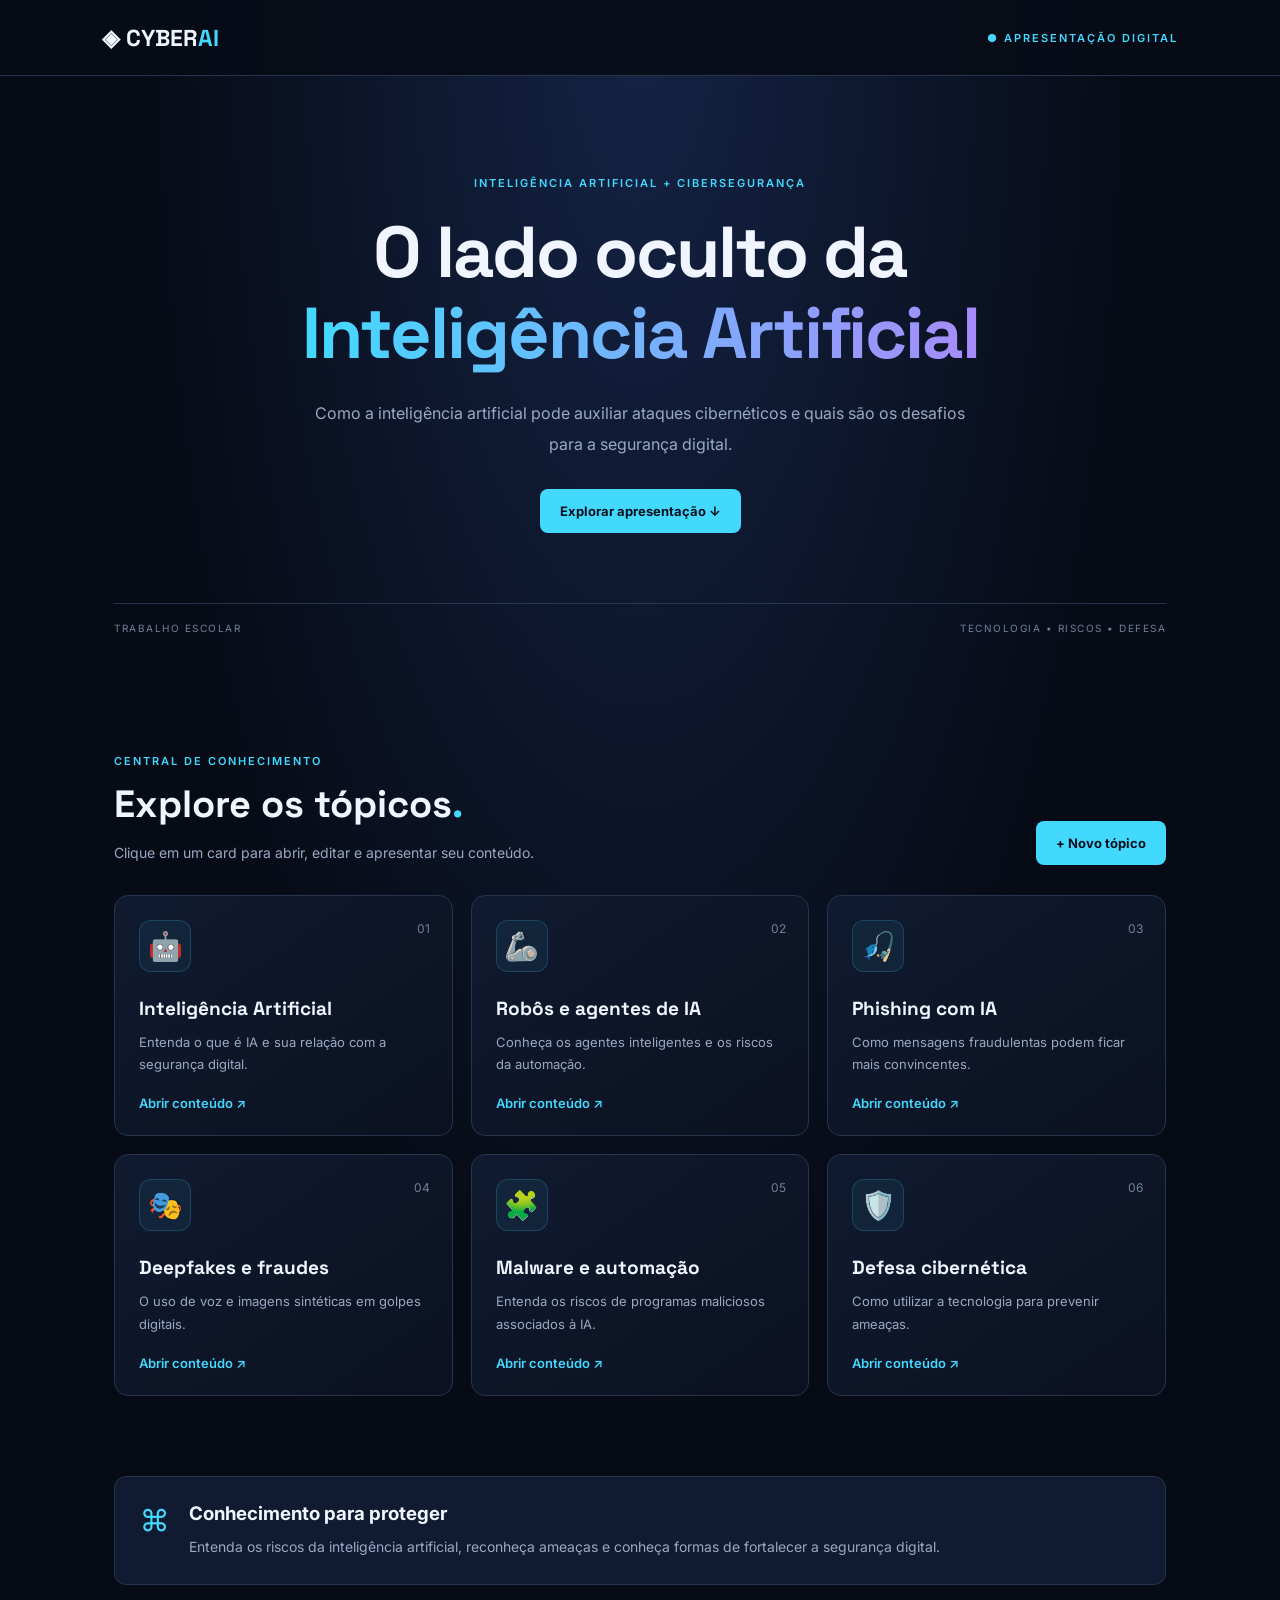
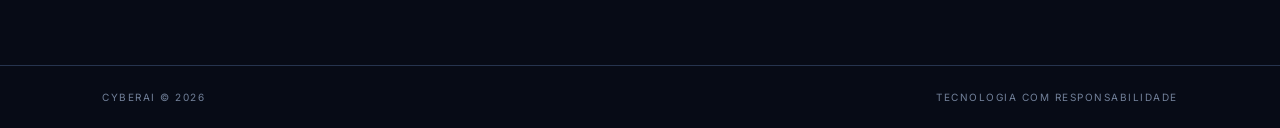
<file: index.html>
<!DOCTYPE html>
<html lang="pt-BR">
<head>
    <meta charset="UTF-8">
    <meta name="viewport" content="width=device-width, initial-scale=1.0">
    <title>CYBERAI | Apresentação</title>
    <link rel="stylesheet" href="style.css">
    <script src="script.js" defer></script>
</head>
<body>
    <header class="topo">
        <a class="logo" href="index.html">◈ CYBER<span>AI</span></a>
        <span class="status">● APRESENTAÇÃO DIGITAL</span>
    </header>

    <main>
        <section class="hero">
            <span class="etiqueta">INTELIGÊNCIA ARTIFICIAL + CIBERSEGURANÇA</span>
            <h1>O lado oculto da<br><span class="gradiente">Inteligência Artificial</span></h1>

            <p class="introducao">
                Como a inteligência artificial pode auxiliar ataques
                cibernéticos e quais são os desafios para a segurança digital.
            </p>

            <a href="#conteudos" class="botao">Explorar apresentação ↓</a>

            <div class="linha-info">
                <span>TRABALHO ESCOLAR</span>
                <span>TECNOLOGIA • RISCOS • DEFESA</span>
            </div>
        </section>

        <section class="conteudos" id="conteudos">
            <div class="cabecalho-secao">
                <div>
                    <span class="etiqueta">CENTRAL DE CONHECIMENTO</span>
                    <h2>Explore os tópicos<span class="destaque">.</span></h2>
                    <p>Clique em um card para abrir, editar e apresentar seu conteúdo.</p>
                </div>
                <button id="novo-topico" class="botao">+ Novo tópico</button>
            </div>

            <div id="cards" class="cards"></div>
        </section>

        <section class="aviso">
            <span class="aviso-icone">⌘</span>
            <div>
                <h3>Conhecimento para proteger</h3>
                <p>
                    Entenda os riscos da inteligência artificial, reconheça
                    ameaças e conheça formas de fortalecer a segurança digital.
                </p>
            </div>
        </section>
    </main>

    <footer>
        <span>CYBERAI © 2026</span>
        <span>TECNOLOGIA COM RESPONSABILIDADE</span>
    </footer>
</body>
</html>
</file>
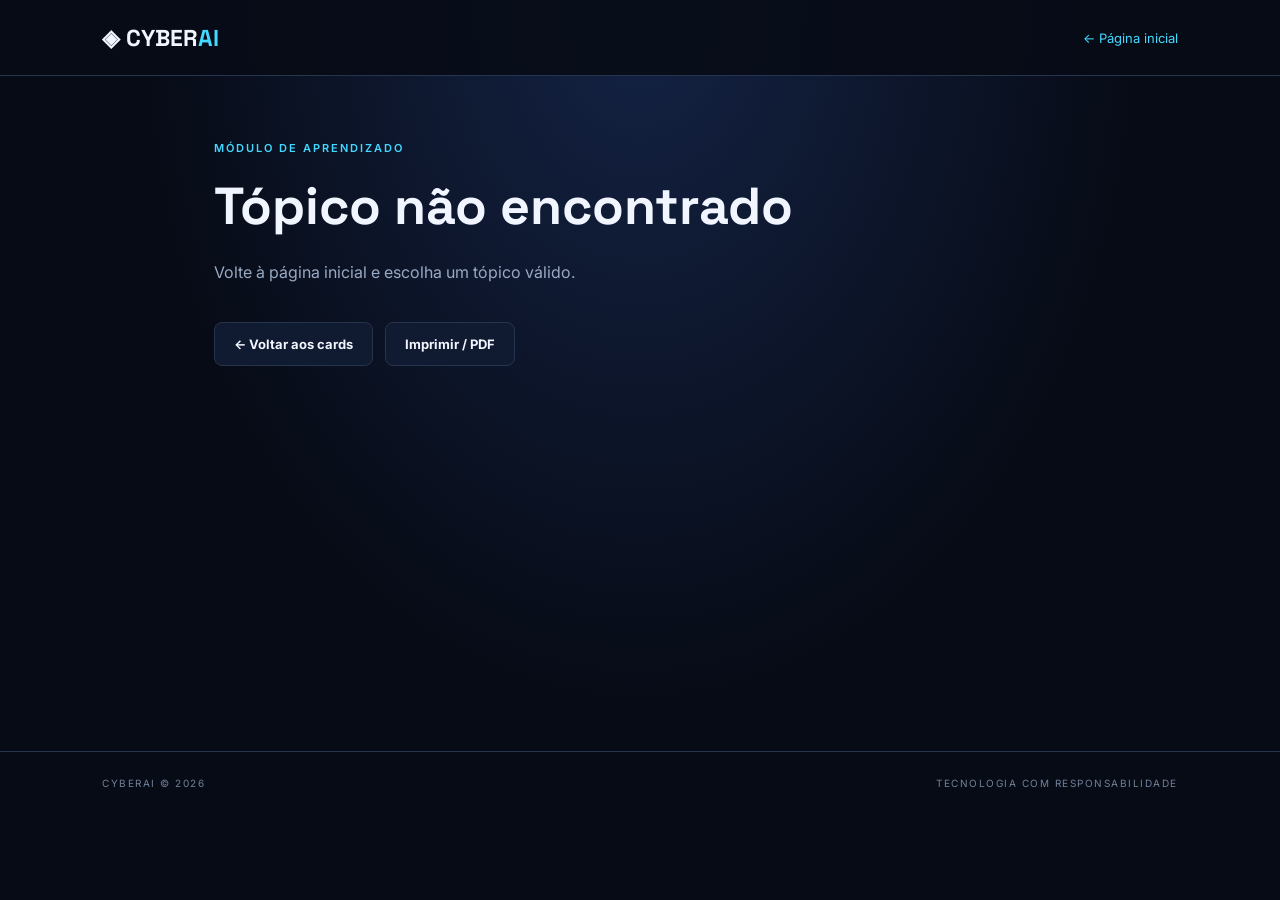
<file: detalhe.html>
<!DOCTYPE html>
<html lang="pt-BR">
<head>
    <meta charset="UTF-8">
    <meta name="viewport" content="width=device-width, initial-scale=1.0">
    <title>Tópico | CYBERAI</title>
    <link rel="stylesheet" href="style.css">
    <script src="script.js" defer></script>
</head>
<body>
    <header class="topo">
        <a class="logo" href="index.html">◈ CYBER<span>AI</span></a>
        <a class="voltar" href="index.html">← Página inicial</a>
    </header>

    <main class="pagina-detalhe">
        <div class="etiqueta">MÓDULO DE APRENDIZADO</div>

        <div id="conteudo-detalhe">
            <h1>Carregando conteúdo...</h1>
        </div>

        <div id="editor" class="editor" hidden>
            <span class="etiqueta">PAINEL DE EDIÇÃO</span>
            <h2>Edite seu conteúdo</h2>
            <p class="texto-suave">
                Preencha os campos abaixo e salve suas alterações.
            </p>

            <form id="form-editor">
                <label for="campo-icone">Ícone (emoji)</label>
                <input id="campo-icone" maxlength="8" placeholder="🤖" required>

                <label for="campo-titulo">Título do tópico</label>
                <input id="campo-titulo" maxlength="100" required>

                <label for="campo-resumo">Resumo</label>
                <textarea id="campo-resumo" rows="3" required></textarea>

                <label for="campo-informacoes">Informações principais</label>
                <textarea id="campo-informacoes" rows="8" required
                    placeholder="Digite aqui as informações do seu trabalho..."></textarea>

                <label for="campo-conclusao">Conclusão</label>
                <textarea id="campo-conclusao" rows="4" required></textarea>

                <div class="acoes-editor">
                    <button type="submit" class="botao">💾 Salvar informações</button>
                    <button type="button" id="cancelar-edicao"
                        class="botao-secundario">Cancelar</button>
                </div>
            </form>
        </div>

        <nav class="navegacao">
            <a href="index.html" class="botao-secundario">← Voltar aos cards</a>
            <button type="button" id="editar" class="botao">✏️ Editar conteúdo</button>
            <button type="button" id="imprimir" class="botao-secundario">
                Imprimir / PDF
            </button>
            <button type="button" id="excluir" class="botao-perigo" hidden>
                Excluir tópico
            </button>
        </nav>

        <p id="mensagem" class="mensagem" role="status"></p>
    </main>

    <footer>
        <span>CYBERAI © 2026</span>
        <span>TECNOLOGIA COM RESPONSABILIDADE</span>
    </footer>
</body>
</html>
</file>
<file: style.css>
@import url('https://fonts.googleapis.com/css2?family=Inter:wght@400;500;600;700&family=Space+Grotesk:wght@400;500;600;700&display=swap');

:root {
    --fundo: #070b16;
    --painel: #101a30;
    --borda: #26344e;
    --azul: #43d9ff;
    --roxo: #a78bfa;
    --texto: #f1f5ff;
    --suave: #9aa9c3;
}

* {
    margin: 0;
    padding: 0;
    box-sizing: border-box;
    scroll-behavior: smooth;
}

body {
    background:
        radial-gradient(ellipse at 50% 0%, #142345 0%, transparent 55%),
        var(--fundo);
    color: var(--texto);
    font-family: 'Inter', sans-serif;
    min-height: 100vh;
}

a {
    color: inherit;
    text-decoration: none;
}

button, input, textarea {
    font: inherit;
}

button {
    cursor: pointer;
}

[hidden] {
    display: none !important;
}

.topo {
    min-height: 76px;
    padding: 18px 8%;
    display: flex;
    align-items: center;
    justify-content: space-between;
    gap: 15px;
    border-bottom: 1px solid var(--borda);
    background: #070b16e8;
}

.logo {
    font-family: 'Space Grotesk', sans-serif;
    font-size: 23px;
    font-weight: 700;
}

.logo span, .destaque {
    color: var(--azul);
}

.status, .etiqueta, .contador {
    font-size: 11px;
    letter-spacing: 2px;
    color: var(--suave);
    font-weight: 600;
}

.status {
    color: var(--azul);
}

.hero {
    max-width: 1100px;
    margin: auto;
    padding: 100px 24px 60px;
    text-align: center;
}

.etiqueta {
    display: block;
    color: var(--azul);
    margin-bottom: 22px;
}

.hero h1 {
    font-family: 'Space Grotesk', sans-serif;
    font-size: clamp(38px, 6vw, 72px);
    line-height: 1.12;
    letter-spacing: -2px;
    margin-bottom: 25px;
}

.gradiente {
    background: linear-gradient(90deg, var(--azul), var(--roxo));
    -webkit-background-clip: text;
    background-clip: text;
    color: transparent;
}

.introducao {
    color: var(--suave);
    font-size: 16px;
    line-height: 1.9;
    max-width: 650px;
    margin: 0 auto 30px;
}

.botao, .botao-secundario, .botao-perigo {
    display: inline-flex;
    align-items: center;
    justify-content: center;
    gap: 10px;
    padding: 13px 19px;
    border: 1px solid transparent;
    border-radius: 8px;
    font-size: 13px;
    font-weight: 700;
    transition: .25s;
}

.botao {
    background: var(--azul);
    color: #07111e;
}

.botao:hover {
    transform: translateY(-2px);
    box-shadow: 0 0 22px #43d9ff44;
}

.botao-secundario {
    color: var(--texto);
    background: var(--painel);
    border-color: var(--borda);
}

.botao-secundario:hover {
    border-color: var(--azul);
}

.botao-perigo {
    background: #3a1725;
    color: #ffb4c2;
    border-color: #773348;
}

.linha-info {
    margin-top: 70px;
    padding-top: 18px;
    border-top: 1px solid var(--borda);
    display: flex;
    justify-content: space-between;
    gap: 15px;
    color: #71809a;
    font-size: 10px;
    letter-spacing: 1.5px;
}

.conteudos {
    max-width: 1100px;
    margin: auto;
    padding: 60px 24px 80px;
    scroll-margin-top: 25px;
}

.cabecalho-secao {
    display: flex;
    justify-content: space-between;
    align-items: end;
    gap: 20px;
    margin-bottom: 30px;
}

.cabecalho-secao .etiqueta {
    margin-bottom: 12px;
}

.cabecalho-secao h2 {
    font-family: 'Space Grotesk', sans-serif;
    font-size: clamp(28px, 4vw, 38px);
    margin-bottom: 12px;
}

.cabecalho-secao p, .texto-suave {
    color: var(--suave);
    font-size: 14px;
    line-height: 1.8;
}

.cards {
    display: grid;
    grid-template-columns: repeat(3, minmax(0, 1fr));
    gap: 18px;
}

.card {
    min-height: 235px;
    display: flex;
    flex-direction: column;
    padding: 24px;
    background: linear-gradient(145deg, #101a30, #0b1120);
    border: 1px solid var(--borda);
    border-radius: 14px;
    transition: .3s;
    position: relative;
}

.card:hover {
    transform: translateY(-5px);
    border-color: var(--azul);
    box-shadow: 0 10px 35px #0005;
}

.icone-card {
    width: 52px;
    height: 52px;
    display: grid;
    place-items: center;
    font-size: 28px;
    background: #43d9ff10;
    border: 1px solid #43d9ff30;
    border-radius: 12px;
    margin-bottom: 24px;
}

.numero-card {
    position: absolute;
    right: 22px;
    top: 25px;
    color: #71809a;
    font-size: 12px;
}

.card h3 {
    font-family: 'Space Grotesk', sans-serif;
    font-size: 19px;
    margin-bottom: 10px;
}

.card p {
    color: var(--suave);
    font-size: 13px;
    line-height: 1.7;
    margin-bottom: 20px;
}

.card-abrir {
    margin-top: auto;
    color: var(--azul);
    font-size: 13px;
    font-weight: 600;
}

.aviso {
    max-width: 1052px;
    margin: 0 auto 80px;
    padding: 25px;
    display: flex;
    gap: 20px;
    align-items: flex-start;
    background: var(--painel);
    border: 1px solid var(--borda);
    border-radius: 12px;
}

.aviso-icone {
    color: var(--azul);
    font-size: 30px;
}

.aviso h3 {
    margin-bottom: 9px;
}

.aviso p {
    color: var(--suave);
    font-size: 14px;
    line-height: 1.8;
}

footer {
    border-top: 1px solid var(--borda);
    padding: 25px 8%;
    display: flex;
    justify-content: space-between;
    gap: 15px;
    color: #72819a;
    font-size: 10px;
    letter-spacing: 1.5px;
}

.pagina-detalhe {
    max-width: 900px;
    margin: auto;
    padding: 65px 24px 100px;
    min-height: 75vh;
}

.voltar {
    color: var(--azul);
    font-size: 13px;
}

.detalhe-numero {
    color: var(--azul);
    font-size: 12px;
    letter-spacing: 2px;
    margin-bottom: 18px;
}

.titulo-detalhe {
    font-family: 'Space Grotesk', sans-serif;
    font-size: clamp(32px, 5vw, 52px);
    line-height: 1.15;
    margin-bottom: 20px;
}

.resumo-detalhe {
    color: var(--suave);
    font-size: 16px;
    line-height: 1.9;
    margin-bottom: 35px;
    white-space: pre-wrap;
    overflow-wrap: anywhere;
}

.bloco-info, .editor {
    padding: 25px;
    margin-bottom: 18px;
    border: 1px solid var(--borda);
    border-radius: 12px;
    background: var(--painel);
}

.bloco-info h2, .editor h2 {
    font-family: 'Space Grotesk', sans-serif;
    font-size: 20px;
    color: var(--azul);
    margin-bottom: 15px;
}

.bloco-info p {
    color: #b6c3d8;
    font-size: 14px;
    line-height: 1.9;
    white-space: pre-wrap;
    overflow-wrap: anywhere;
}

.dica {
    border-left: 3px solid var(--roxo);
}

.navegacao {
    margin-top: 30px;
    display: flex;
    flex-wrap: wrap;
    gap: 12px;
}

.editor {
    margin-top: 35px;
    padding: 28px;
}

.editor .etiqueta {
    margin-bottom: 12px;
}

.editor h2 {
    font-size: 26px;
}

.editor .texto-suave {
    margin-bottom: 25px;
}

.editor form {
    display: flex;
    flex-direction: column;
    gap: 10px;
}

.editor label {
    margin-top: 12px;
    color: var(--texto);
    font-size: 13px;
    font-weight: 600;
}

.editor input, .editor textarea {
    width: 100%;
    padding: 13px 14px;
    border-radius: 8px;
    border: 1px solid var(--borda);
    background: #080e1c;
    color: var(--texto);
    outline: none;
}

.editor textarea {
    resize: vertical;
    min-height: 85px;
    line-height: 1.7;
}

.editor input:focus, .editor textarea:focus {
    border-color: var(--azul);
    box-shadow: 0 0 0 2px #43d9ff15;
}

.acoes-editor {
    display: flex;
    flex-wrap: wrap;
    gap: 12px;
    margin-top: 20px;
}

.mensagem {
    margin-top: 18px;
    color: #86efac;
    font-size: 14px;
    line-height: 1.7;
}

@media (max-width: 800px) {
    .cards {
        grid-template-columns: repeat(2, minmax(0, 1fr));
    }

    .aviso {
        margin-left: 24px;
        margin-right: 24px;
    }
}

@media (max-width: 540px) {
    .topo {
        padding: 18px;
    }

    .status {
        font-size: 9px;
        letter-spacing: 1px;
    }

    .hero {
        padding-top: 75px;
    }

    .hero h1 {
        letter-spacing: -1px;
    }

    .cards {
        grid-template-columns: 1fr;
    }

    .linha-info, footer {
        flex-direction: column;
        align-items: center;
        text-align: center;
    }

    .cabecalho-secao {
        align-items: flex-start;
        flex-direction: column;
    }

    .aviso {
        padding: 20px;
    }

    .editor {
        padding: 20px;
    }
}

@media print {
    body {
        background: white;
        color: #111827;
    }

    .topo, footer, .navegacao, .editor, .mensagem {
        display: none !important;
    }

    .pagina-detalhe {
        max-width: none;
        padding: 0;
    }

    .resumo-detalhe, .bloco-info p {
        color: #222;
    }

    .bloco-info {
        background: white;
        border-color: #ddd;
        break-inside: avoid;
    }

    .bloco-info h2 {
        color: #155e75;
    }
}
</file>
